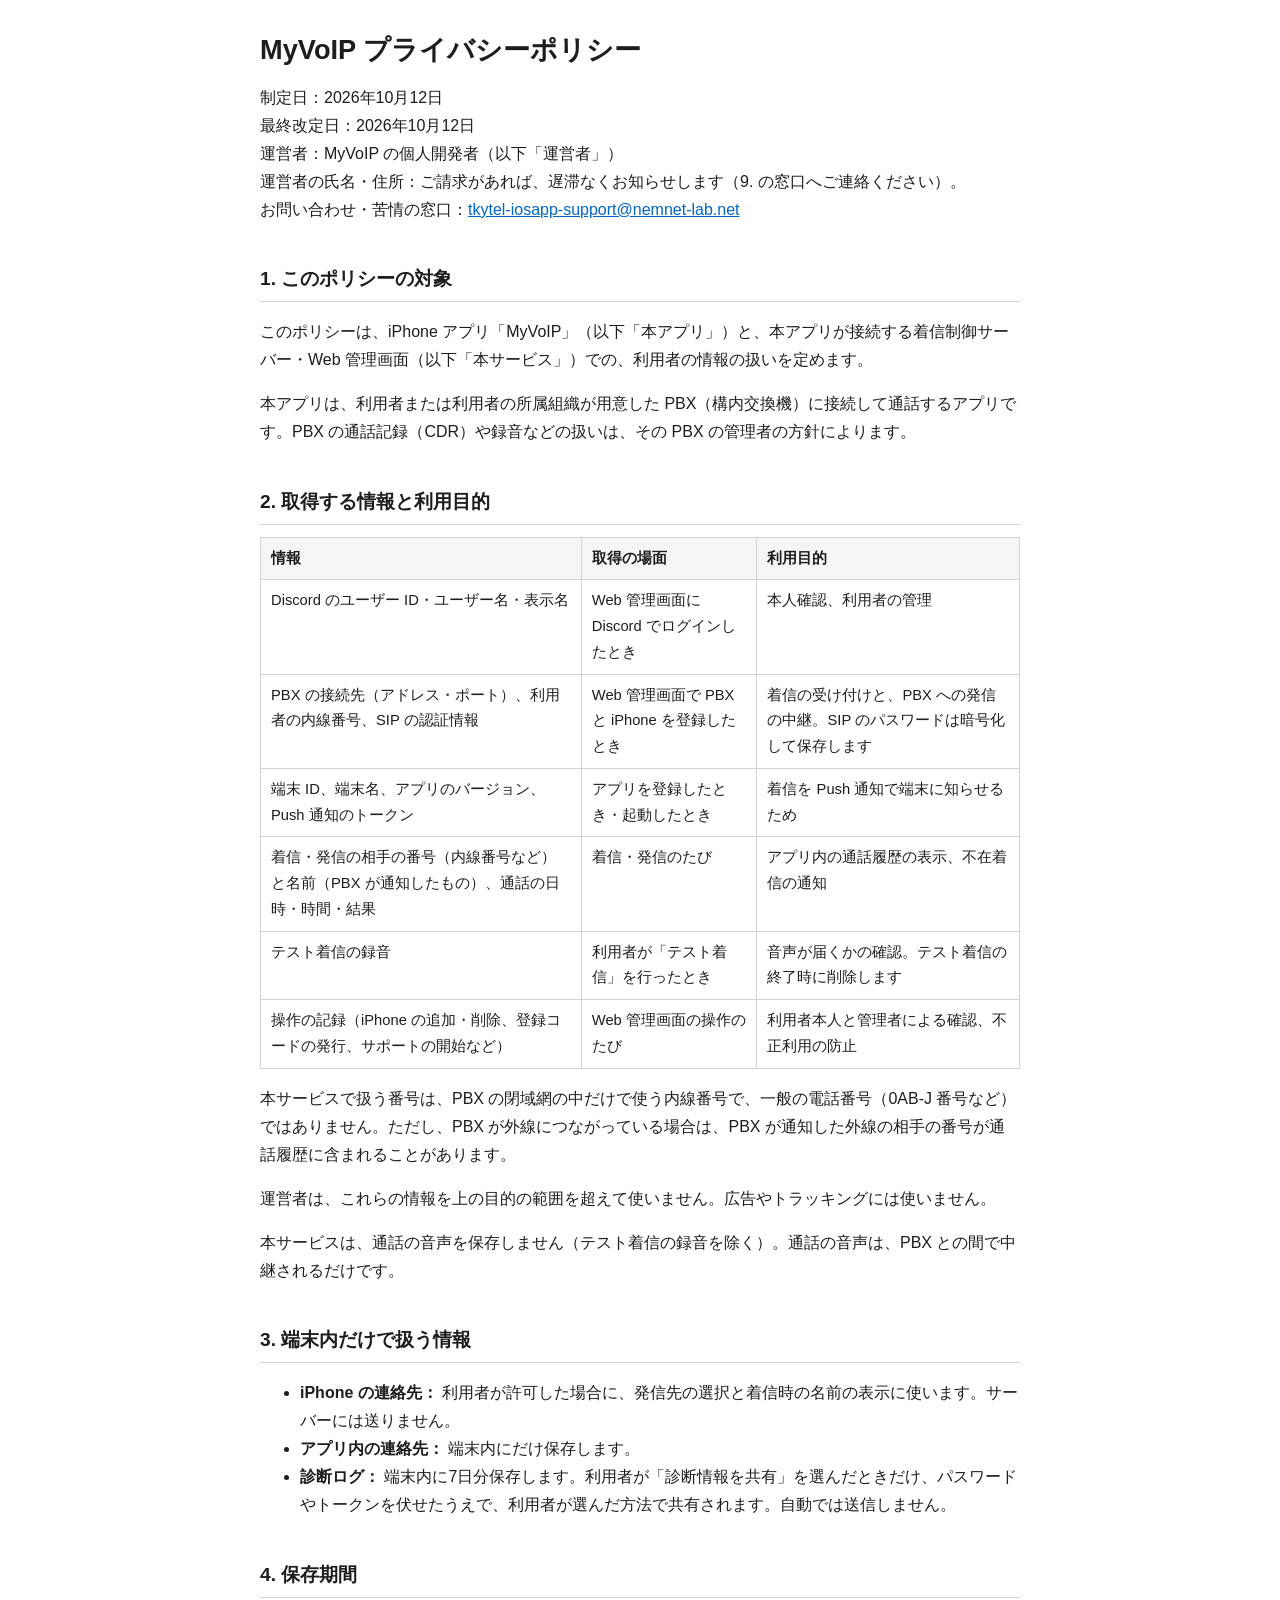
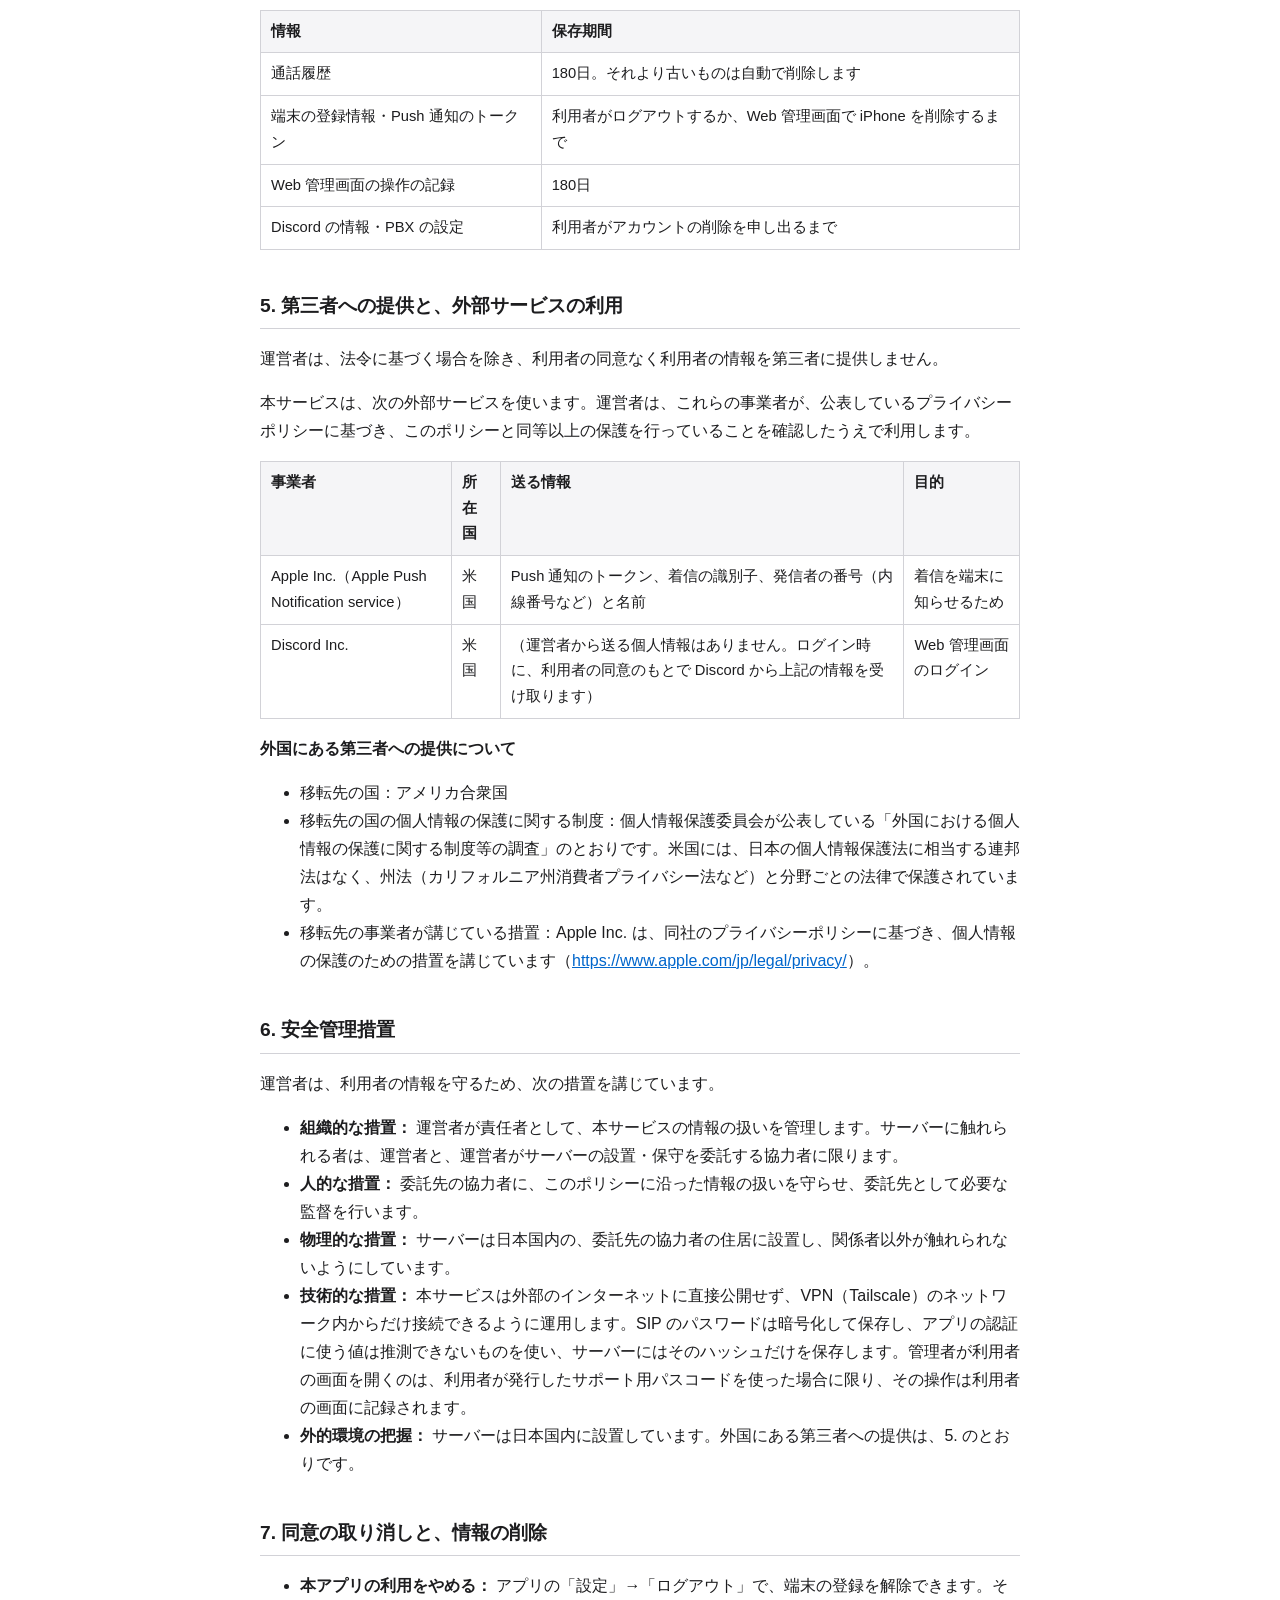
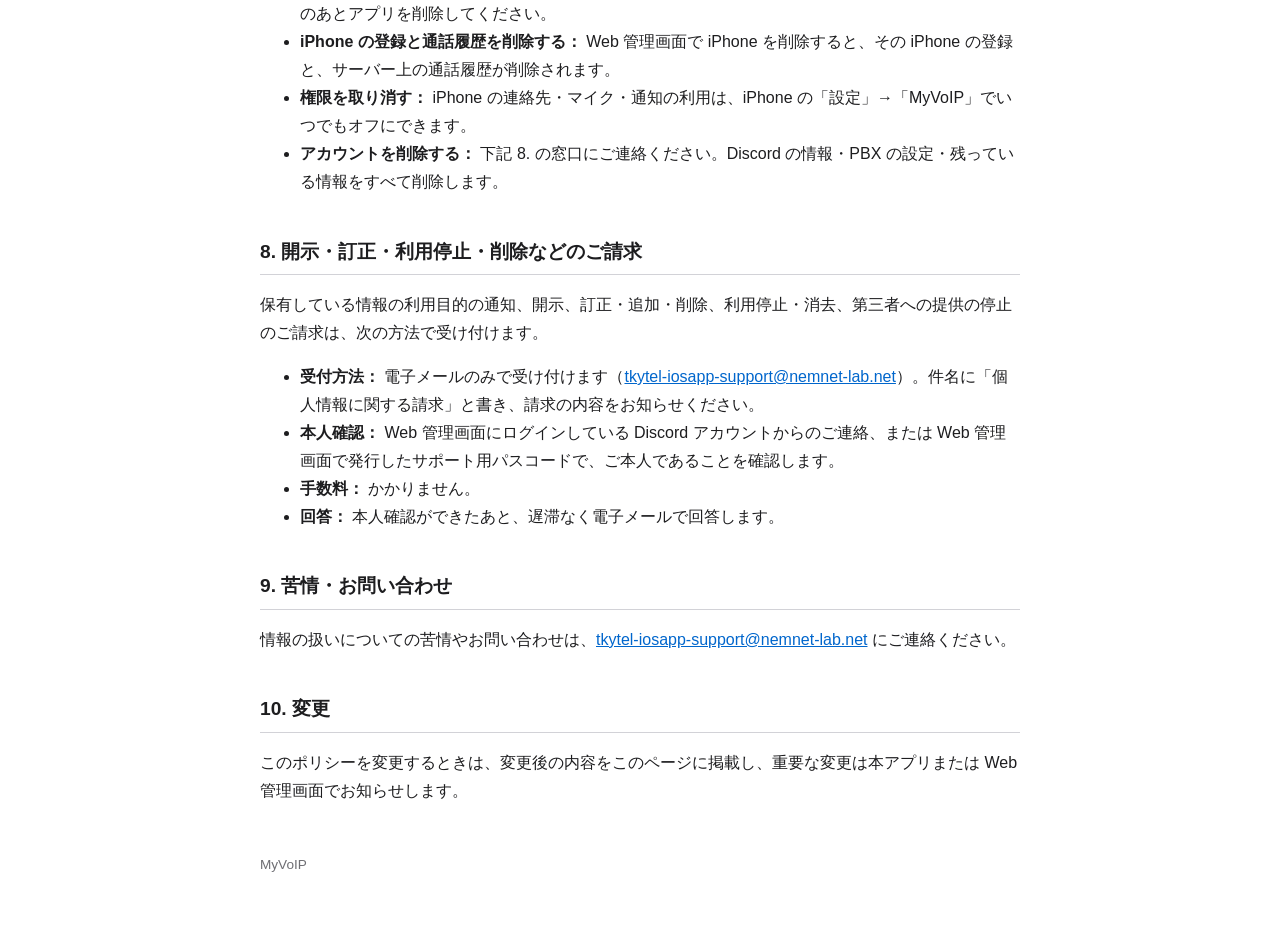
<file: docs/privacy/index.html>
<!doctype html>
<html lang="ja">
<head>
<meta charset="utf-8">
<meta name="viewport" content="width=device-width, initial-scale=1">
<title>MyVoIP プライバシーポリシー</title>
<style>
:root { --fg:#1d1d1f; --muted:#6e6e73; --bg:#fff; --line:#d2d2d7; --link:#0066cc; --card:#f5f5f7; }
@media (prefers-color-scheme: dark) { :root { --fg:#f5f5f7; --muted:#a1a1a6; --bg:#000; --line:#424245; --link:#2997ff; --card:#1d1d1f; } }
body { margin:0; background:var(--bg); color:var(--fg); font:16px/1.75 -apple-system, BlinkMacSystemFont, "Hiragino Sans", "Noto Sans JP", sans-serif; }
main { max-width:760px; margin:0 auto; padding:32px 16px 64px; }
h1 { font-size:1.7em; line-height:1.3; margin:0 0 .6em; }
h2 { font-size:1.2em; margin:2em 0 .6em; padding-bottom:.3em; border-bottom:1px solid var(--line); }
a { color:var(--link); overflow-wrap:anywhere; }
.table { overflow-x:auto; }
table { border-collapse:collapse; width:100%; font-size:.92em; }
th, td { border:1px solid var(--line); padding:8px 10px; text-align:left; vertical-align:top; }
th { background:var(--card); }
code { background:var(--card); padding:0 4px; border-radius:4px; }
footer { margin-top:48px; color:var(--muted); font-size:.85em; }
</style>
</head>
<body>
<main>
<h1>MyVoIP プライバシーポリシー</h1>
<p>制定日：2026年10月12日<br>最終改定日：2026年10月12日<br>運営者：MyVoIP の個人開発者（以下「運営者」）<br>運営者の氏名・住所：ご請求があれば、遅滞なくお知らせします（9. の窓口へご連絡ください）。<br>お問い合わせ・苦情の窓口：<a href="mailto:tkytel-iosapp-support@nemnet-lab.net">tkytel-iosapp-support@nemnet-lab.net</a></p>
<h2>1. このポリシーの対象</h2>
<p>このポリシーは、iPhone アプリ「MyVoIP」（以下「本アプリ」）と、本アプリが接続する着信制御サーバー・Web 管理画面（以下「本サービス」）での、利用者の情報の扱いを定めます。</p>
<p>本アプリは、利用者または利用者の所属組織が用意した PBX（構内交換機）に接続して通話するアプリです。PBX の通話記録（CDR）や録音などの扱いは、その PBX の管理者の方針によります。</p>
<h2>2. 取得する情報と利用目的</h2>
<div class="table"><table><thead><tr><th>情報</th><th>取得の場面</th><th>利用目的</th></tr></thead><tbody><tr><td>Discord のユーザー ID・ユーザー名・表示名</td><td>Web 管理画面に Discord でログインしたとき</td><td>本人確認、利用者の管理</td></tr><tr><td>PBX の接続先（アドレス・ポート）、利用者の内線番号、SIP の認証情報</td><td>Web 管理画面で PBX と iPhone を登録したとき</td><td>着信の受け付けと、PBX への発信の中継。SIP のパスワードは暗号化して保存します</td></tr><tr><td>端末 ID、端末名、アプリのバージョン、Push 通知のトークン</td><td>アプリを登録したとき・起動したとき</td><td>着信を Push 通知で端末に知らせるため</td></tr><tr><td>着信・発信の相手の番号（内線番号など）と名前（PBX が通知したもの）、通話の日時・時間・結果</td><td>着信・発信のたび</td><td>アプリ内の通話履歴の表示、不在着信の通知</td></tr><tr><td>テスト着信の録音</td><td>利用者が「テスト着信」を行ったとき</td><td>音声が届くかの確認。テスト着信の終了時に削除します</td></tr><tr><td>操作の記録（iPhone の追加・削除、登録コードの発行、サポートの開始など）</td><td>Web 管理画面の操作のたび</td><td>利用者本人と管理者による確認、不正利用の防止</td></tr></tbody></table></div>
<p>本サービスで扱う番号は、PBX の閉域網の中だけで使う内線番号で、一般の電話番号（0AB-J 番号など）ではありません。ただし、PBX が外線につながっている場合は、PBX が通知した外線の相手の番号が通話履歴に含まれることがあります。</p>
<p>運営者は、これらの情報を上の目的の範囲を超えて使いません。広告やトラッキングには使いません。</p>
<p>本サービスは、通話の音声を保存しません（テスト着信の録音を除く）。通話の音声は、PBX との間で中継されるだけです。</p>
<h2>3. 端末内だけで扱う情報</h2>
<ul><li><strong>iPhone の連絡先：</strong> 利用者が許可した場合に、発信先の選択と着信時の名前の表示に使います。サーバーには送りません。</li><li><strong>アプリ内の連絡先：</strong> 端末内にだけ保存します。</li><li><strong>診断ログ：</strong> 端末内に7日分保存します。利用者が「診断情報を共有」を選んだときだけ、パスワードやトークンを伏せたうえで、利用者が選んだ方法で共有されます。自動では送信しません。</li></ul>
<h2>4. 保存期間</h2>
<div class="table"><table><thead><tr><th>情報</th><th>保存期間</th></tr></thead><tbody><tr><td>通話履歴</td><td>180日。それより古いものは自動で削除します</td></tr><tr><td>端末の登録情報・Push 通知のトークン</td><td>利用者がログアウトするか、Web 管理画面で iPhone を削除するまで</td></tr><tr><td>Web 管理画面の操作の記録</td><td>180日</td></tr><tr><td>Discord の情報・PBX の設定</td><td>利用者がアカウントの削除を申し出るまで</td></tr></tbody></table></div>
<h2>5. 第三者への提供と、外部サービスの利用</h2>
<p>運営者は、法令に基づく場合を除き、利用者の同意なく利用者の情報を第三者に提供しません。</p>
<p>本サービスは、次の外部サービスを使います。運営者は、これらの事業者が、公表しているプライバシーポリシーに基づき、このポリシーと同等以上の保護を行っていることを確認したうえで利用します。</p>
<div class="table"><table><thead><tr><th>事業者</th><th>所在国</th><th>送る情報</th><th>目的</th></tr></thead><tbody><tr><td>Apple Inc.（Apple Push Notification service）</td><td>米国</td><td>Push 通知のトークン、着信の識別子、発信者の番号（内線番号など）と名前</td><td>着信を端末に知らせるため</td></tr><tr><td>Discord Inc.</td><td>米国</td><td>（運営者から送る個人情報はありません。ログイン時に、利用者の同意のもとで Discord から上記の情報を受け取ります）</td><td>Web 管理画面のログイン</td></tr></tbody></table></div>
<p><strong>外国にある第三者への提供について</strong></p>
<ul><li>移転先の国：アメリカ合衆国</li><li>移転先の国の個人情報の保護に関する制度：個人情報保護委員会が公表している「外国における個人情報の保護に関する制度等の調査」のとおりです。米国には、日本の個人情報保護法に相当する連邦法はなく、州法（カリフォルニア州消費者プライバシー法など）と分野ごとの法律で保護されています。</li><li>移転先の事業者が講じている措置：Apple Inc. は、同社のプライバシーポリシーに基づき、個人情報の保護のための措置を講じています（<a href="https://www.apple.com/jp/legal/privacy/">https://www.apple.com/jp/legal/privacy/</a>）。</li></ul>
<h2>6. 安全管理措置</h2>
<p>運営者は、利用者の情報を守るため、次の措置を講じています。</p>
<ul><li><strong>組織的な措置：</strong> 運営者が責任者として、本サービスの情報の扱いを管理します。サーバーに触れられる者は、運営者と、運営者がサーバーの設置・保守を委託する協力者に限ります。</li><li><strong>人的な措置：</strong> 委託先の協力者に、このポリシーに沿った情報の扱いを守らせ、委託先として必要な監督を行います。</li><li><strong>物理的な措置：</strong> サーバーは日本国内の、委託先の協力者の住居に設置し、関係者以外が触れられないようにしています。</li><li><strong>技術的な措置：</strong> 本サービスは外部のインターネットに直接公開せず、VPN（Tailscale）のネットワーク内からだけ接続できるように運用します。SIP のパスワードは暗号化して保存し、アプリの認証に使う値は推測できないものを使い、サーバーにはそのハッシュだけを保存します。管理者が利用者の画面を開くのは、利用者が発行したサポート用パスコードを使った場合に限り、その操作は利用者の画面に記録されます。</li><li><strong>外的環境の把握：</strong> サーバーは日本国内に設置しています。外国にある第三者への提供は、5. のとおりです。</li></ul>
<h2>7. 同意の取り消しと、情報の削除</h2>
<ul><li><strong>本アプリの利用をやめる：</strong> アプリの「設定」→「ログアウト」で、端末の登録を解除できます。そのあとアプリを削除してください。</li><li><strong>iPhone の登録と通話履歴を削除する：</strong> Web 管理画面で iPhone を削除すると、その iPhone の登録と、サーバー上の通話履歴が削除されます。</li><li><strong>権限を取り消す：</strong> iPhone の連絡先・マイク・通知の利用は、iPhone の「設定」→「MyVoIP」でいつでもオフにできます。</li><li><strong>アカウントを削除する：</strong> 下記 8. の窓口にご連絡ください。Discord の情報・PBX の設定・残っている情報をすべて削除します。</li></ul>
<h2>8. 開示・訂正・利用停止・削除などのご請求</h2>
<p>保有している情報の利用目的の通知、開示、訂正・追加・削除、利用停止・消去、第三者への提供の停止のご請求は、次の方法で受け付けます。</p>
<ul><li><strong>受付方法：</strong> 電子メールのみで受け付けます（<a href="mailto:tkytel-iosapp-support@nemnet-lab.net">tkytel-iosapp-support@nemnet-lab.net</a>）。件名に「個人情報に関する請求」と書き、請求の内容をお知らせください。</li><li><strong>本人確認：</strong> Web 管理画面にログインしている Discord アカウントからのご連絡、または Web 管理画面で発行したサポート用パスコードで、ご本人であることを確認します。</li><li><strong>手数料：</strong> かかりません。</li><li><strong>回答：</strong> 本人確認ができたあと、遅滞なく電子メールで回答します。</li></ul>
<h2>9. 苦情・お問い合わせ</h2>
<p>情報の扱いについての苦情やお問い合わせは、<a href="mailto:tkytel-iosapp-support@nemnet-lab.net">tkytel-iosapp-support@nemnet-lab.net</a> にご連絡ください。</p>
<h2>10. 変更</h2>
<p>このポリシーを変更するときは、変更後の内容をこのページに掲載し、重要な変更は本アプリまたは Web 管理画面でお知らせします。</p>
<footer>MyVoIP</footer>
</main>
</body>
</html>
</file>
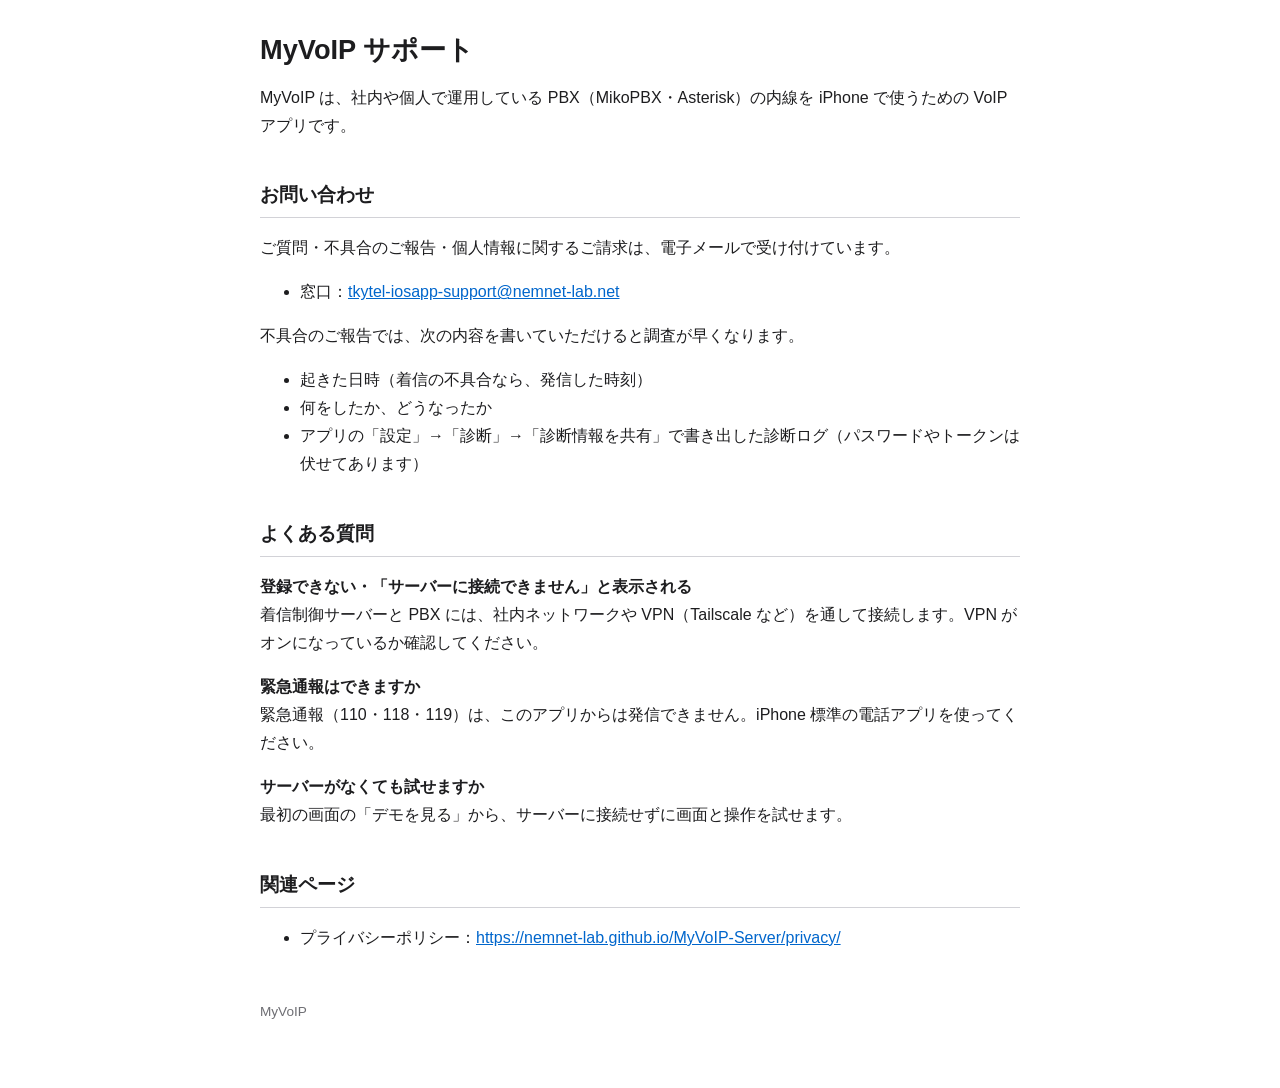
<file: docs/support/index.html>
<!doctype html>
<html lang="ja">
<head>
<meta charset="utf-8">
<meta name="viewport" content="width=device-width, initial-scale=1">
<title>MyVoIP サポート</title>
<style>
:root { --fg:#1d1d1f; --muted:#6e6e73; --bg:#fff; --line:#d2d2d7; --link:#0066cc; --card:#f5f5f7; }
@media (prefers-color-scheme: dark) { :root { --fg:#f5f5f7; --muted:#a1a1a6; --bg:#000; --line:#424245; --link:#2997ff; --card:#1d1d1f; } }
body { margin:0; background:var(--bg); color:var(--fg); font:16px/1.75 -apple-system, BlinkMacSystemFont, "Hiragino Sans", "Noto Sans JP", sans-serif; }
main { max-width:760px; margin:0 auto; padding:32px 16px 64px; }
h1 { font-size:1.7em; line-height:1.3; margin:0 0 .6em; }
h2 { font-size:1.2em; margin:2em 0 .6em; padding-bottom:.3em; border-bottom:1px solid var(--line); }
a { color:var(--link); overflow-wrap:anywhere; }
.table { overflow-x:auto; }
table { border-collapse:collapse; width:100%; font-size:.92em; }
th, td { border:1px solid var(--line); padding:8px 10px; text-align:left; vertical-align:top; }
th { background:var(--card); }
code { background:var(--card); padding:0 4px; border-radius:4px; }
footer { margin-top:48px; color:var(--muted); font-size:.85em; }
</style>
</head>
<body>
<main>
<h1>MyVoIP サポート</h1>
<p>MyVoIP は、社内や個人で運用している PBX（MikoPBX・Asterisk）の内線を iPhone で使うための VoIP アプリです。</p>
<h2>お問い合わせ</h2>
<p>ご質問・不具合のご報告・個人情報に関するご請求は、電子メールで受け付けています。</p>
<ul><li>窓口：<a href="mailto:tkytel-iosapp-support@nemnet-lab.net">tkytel-iosapp-support@nemnet-lab.net</a></li></ul>
<p>不具合のご報告では、次の内容を書いていただけると調査が早くなります。</p>
<ul><li>起きた日時（着信の不具合なら、発信した時刻）</li><li>何をしたか、どうなったか</li><li>アプリの「設定」→「診断」→「診断情報を共有」で書き出した診断ログ（パスワードやトークンは伏せてあります）</li></ul>
<h2>よくある質問</h2>
<p><strong>登録できない・「サーバーに接続できません」と表示される</strong><br>着信制御サーバーと PBX には、社内ネットワークや VPN（Tailscale など）を通して接続します。VPN がオンになっているか確認してください。</p>
<p><strong>緊急通報はできますか</strong><br>緊急通報（110・118・119）は、このアプリからは発信できません。iPhone 標準の電話アプリを使ってください。</p>
<p><strong>サーバーがなくても試せますか</strong><br>最初の画面の「デモを見る」から、サーバーに接続せずに画面と操作を試せます。</p>
<h2>関連ページ</h2>
<ul><li>プライバシーポリシー：<a href="https://nemnet-lab.github.io/MyVoIP-Server/privacy/">https://nemnet-lab.github.io/MyVoIP-Server/privacy/</a></li></ul>
<footer>MyVoIP</footer>
</main>
</body>
</html>
</file>
